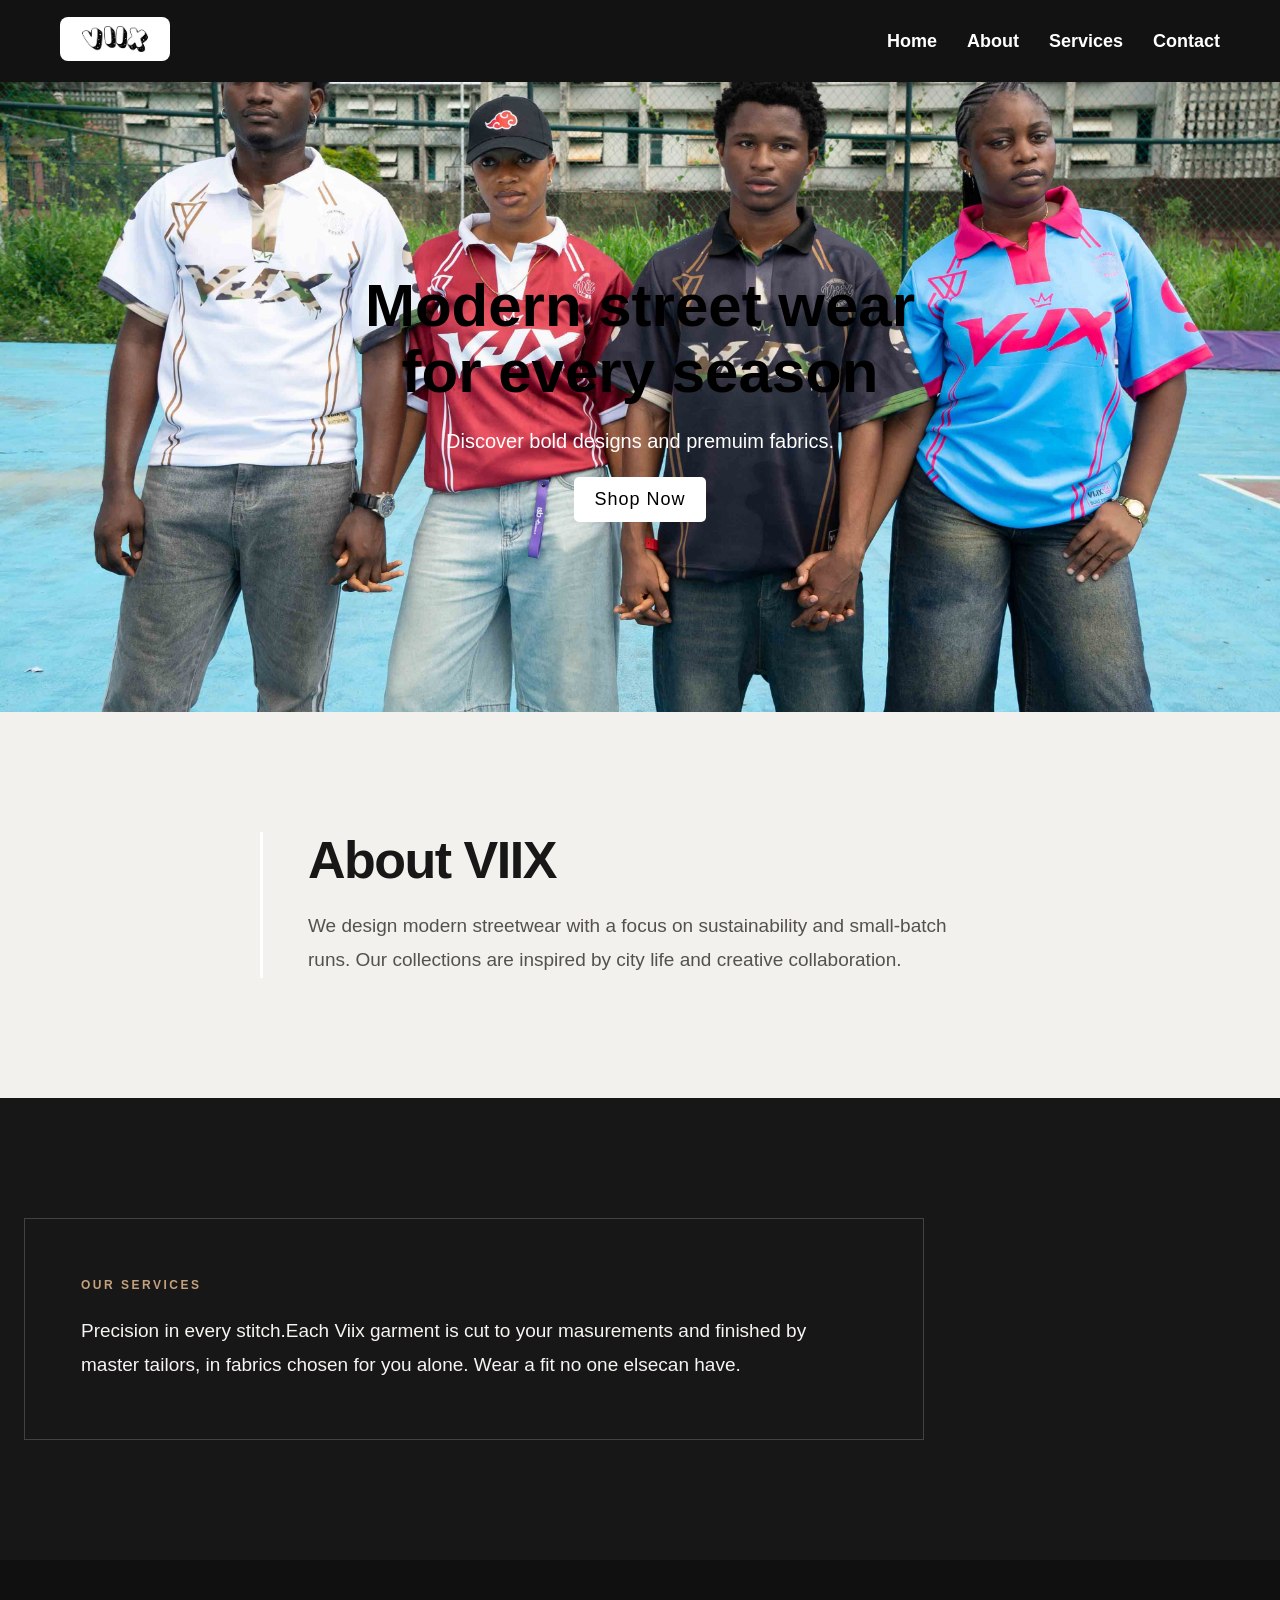
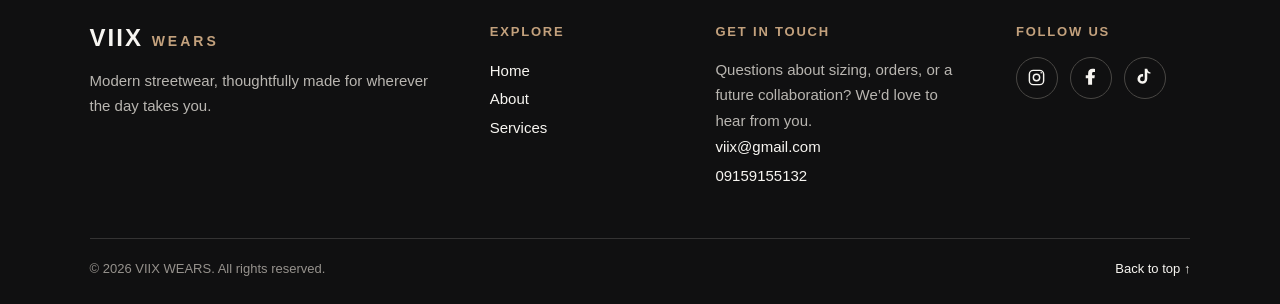
<file: WebDev-L1-LandingPage/index.html>
<!DOCTYPE html>
<html lang="en">
<head>
    <meta charset="UTF-8">
    <meta name="viewport" content="width=device-width, initial-scale=1.0">
    <title>Landing Page</title>
    <link rel="stylesheet" href="style.css">
</head>
<body>
    <header class="navbar">
        <a href="index.html" class="brand" aria-label="VIIX WEARS home">
            <img src="images/logo.JPG" alt="viix logo" class="logo-img">
        </a>
            <ul>
                <li><a href="#home">Home</a></li>
                 <li><a href="#about">About</a></li>
                  <li><a href="#services">Services</a></li>
                   <li><a href="#contact">Contact</a></li>
            </ul>
    </header>
    <section class="hero" id="home">
        <h1> Modern street wear for every season</h1>
        <p>Discover bold designs and premuim fabrics.</p>
        <a href="#" class="btn">Shop Now</a>
    </section>
    <section id="about">
        <div class="wrap">
            <h2>About VIIX</h2>
    <p>We design modern streetwear with a focus on sustainability and small-batch runs. Our collections are inspired by city life and creative collaboration.</p>
        </div>
    </section>
    <section id="services">
        <div class="wrap">
            <p> Precision in every stitch.Each Viix garment is cut to your masurements and finished by master tailors, in fabrics chosen for you alone. Wear a fit no one elsecan have. </p>
        </div>
    </section>
    <footer class="site-footer" id="contact">
        <div class="footer-main">
            <div class="footer-brand">
                <a href="#home" class="footer-logo">VIIX <span>WEARS</span></a>
                <p>Modern streetwear, thoughtfully made for wherever the day takes you.</p>
            </div>
            <nav class="footer-nav" aria-label="Footer navigation">
                <h2>Explore</h2>
                <a href="#home">Home</a>
                <a href="#about">About</a>
                <a href="#services">Services</a>
            </nav>
            <div class="footer-contact">
                <h2>Get in touch</h2>
                <p>Questions about sizing, orders, or a future collaboration? We’d love to hear from you.</p>
                <a href="mailto:viix@gmail.com">viix@gmail.com</a>
                <a href="tel:09159155132">09159155132</a>
            </div>
            <div class="footer-social">
                <h2>Follow us</h2>
                <div class="footer-social-links">
                    <a href="https://instagram.com/" target="_blank" rel="noopener noreferrer" aria-label="Instagram">
                        <svg viewBox="0 0 24 24" aria-hidden="true" focusable="false"><rect x="3" y="3" width="18" height="18" rx="5"/><circle cx="12" cy="12" r="4"/><circle class="icon-dot" cx="18" cy="6" r="1"/></svg>
                    </a>
                    <a href="https://facebook.com/" target="_blank" rel="noopener noreferrer" aria-label="Facebook">
                        <svg viewBox="0 0 24 24" aria-hidden="true" focusable="false"><path d="M14 21v-8h3l.5-4H14V7c0-1.2.4-2 2-2h1.7V1.4C17 1.2 15.8 1 14.5 1 11.2 1 9 3 9 6.7V9H6v4h3v8h5Z"/></svg>
                    </a>
                    <a href="https://tiktok.com/" target="_blank" rel="noopener noreferrer" aria-label="TikTok">
                        <svg viewBox="0 0 24 24" aria-hidden="true" focusable="false"><path d="M19.6 7.1a6.2 6.2 0 0 1-4.1-1.5v8.1a6.2 6.2 0 1 1-5.3-6.1v3.4a2.9 2.9 0 1 0 2.1 2.8V1h3.2c.2 2.3 1.8 4.2 4.1 4.7v1.4Z"/></svg>
                    </a>
                </div>
            </div>
        </div>
        <div class="footer-bottom">
            <p>© 2026 VIIX WEARS. All rights reserved.</p>
            <a href="#home">Back to top ↑</a>
        </div>
    </footer>

</body>
</html>
</file>
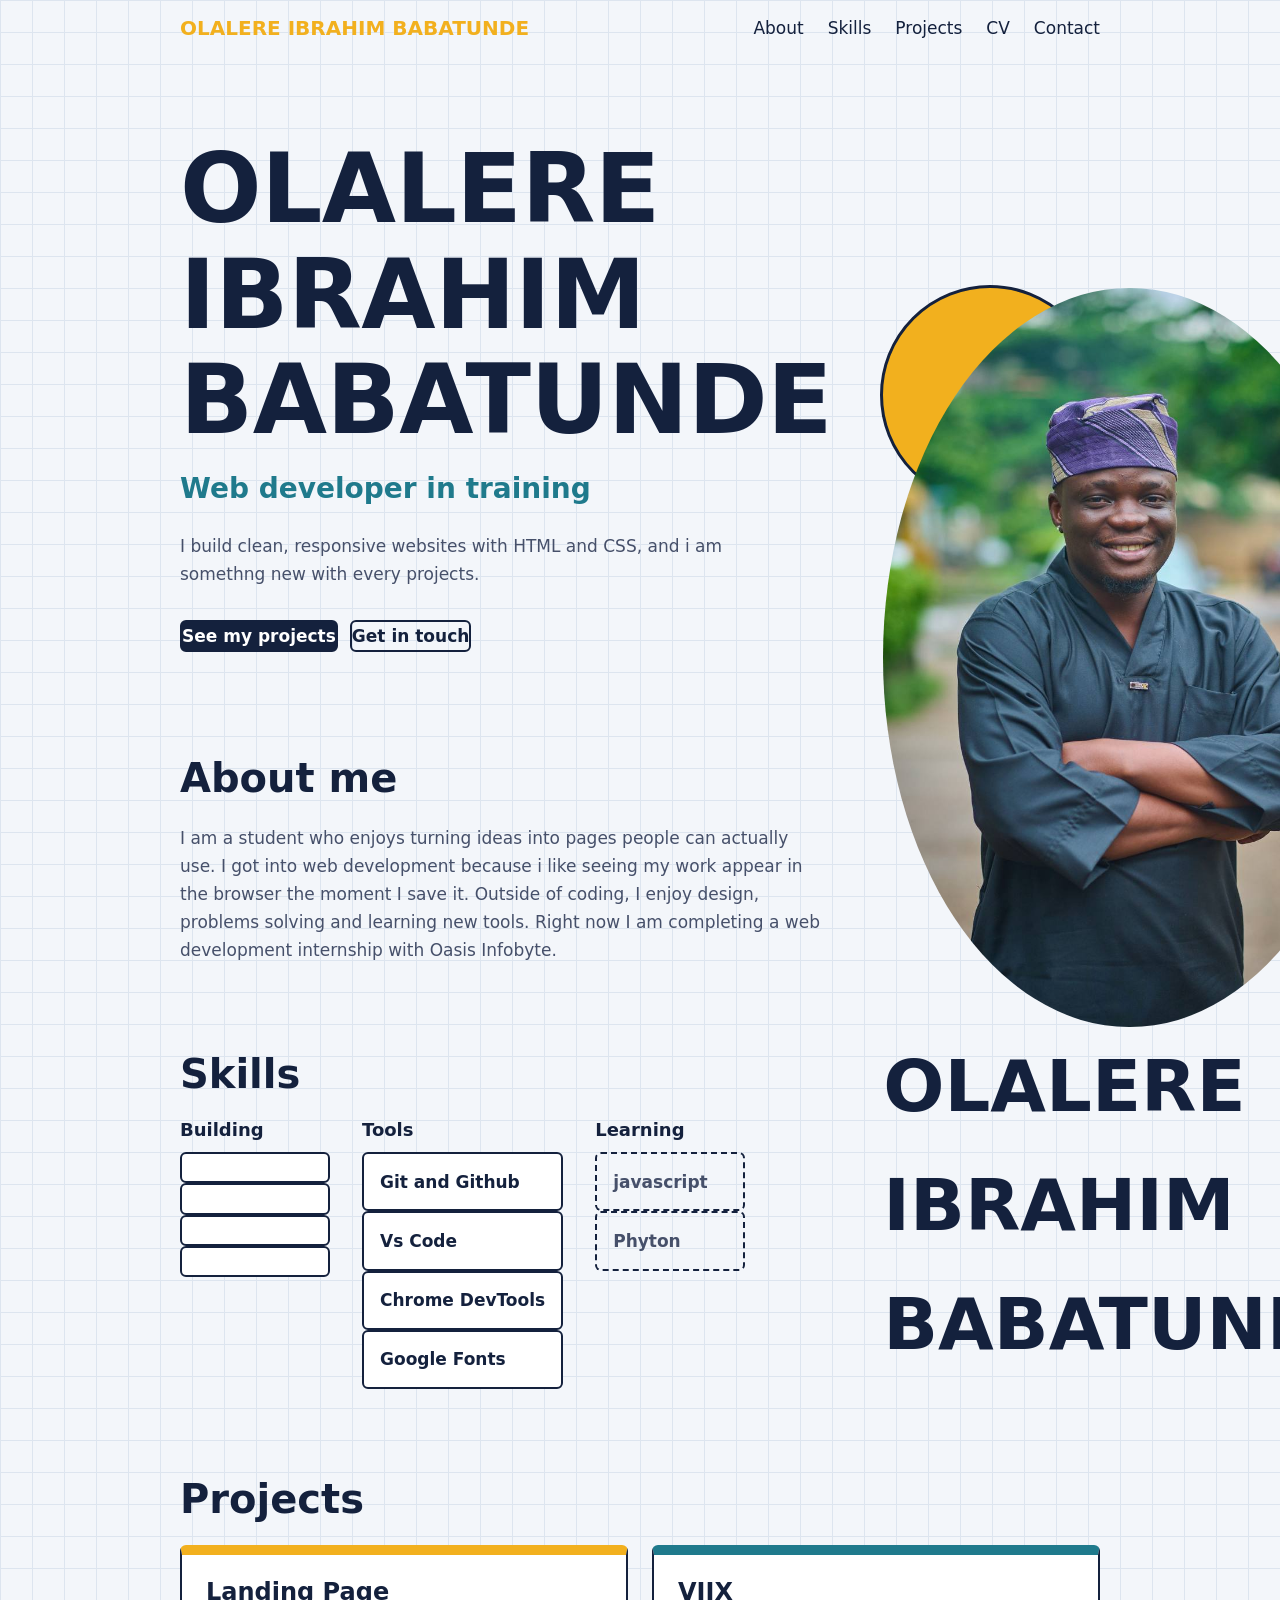
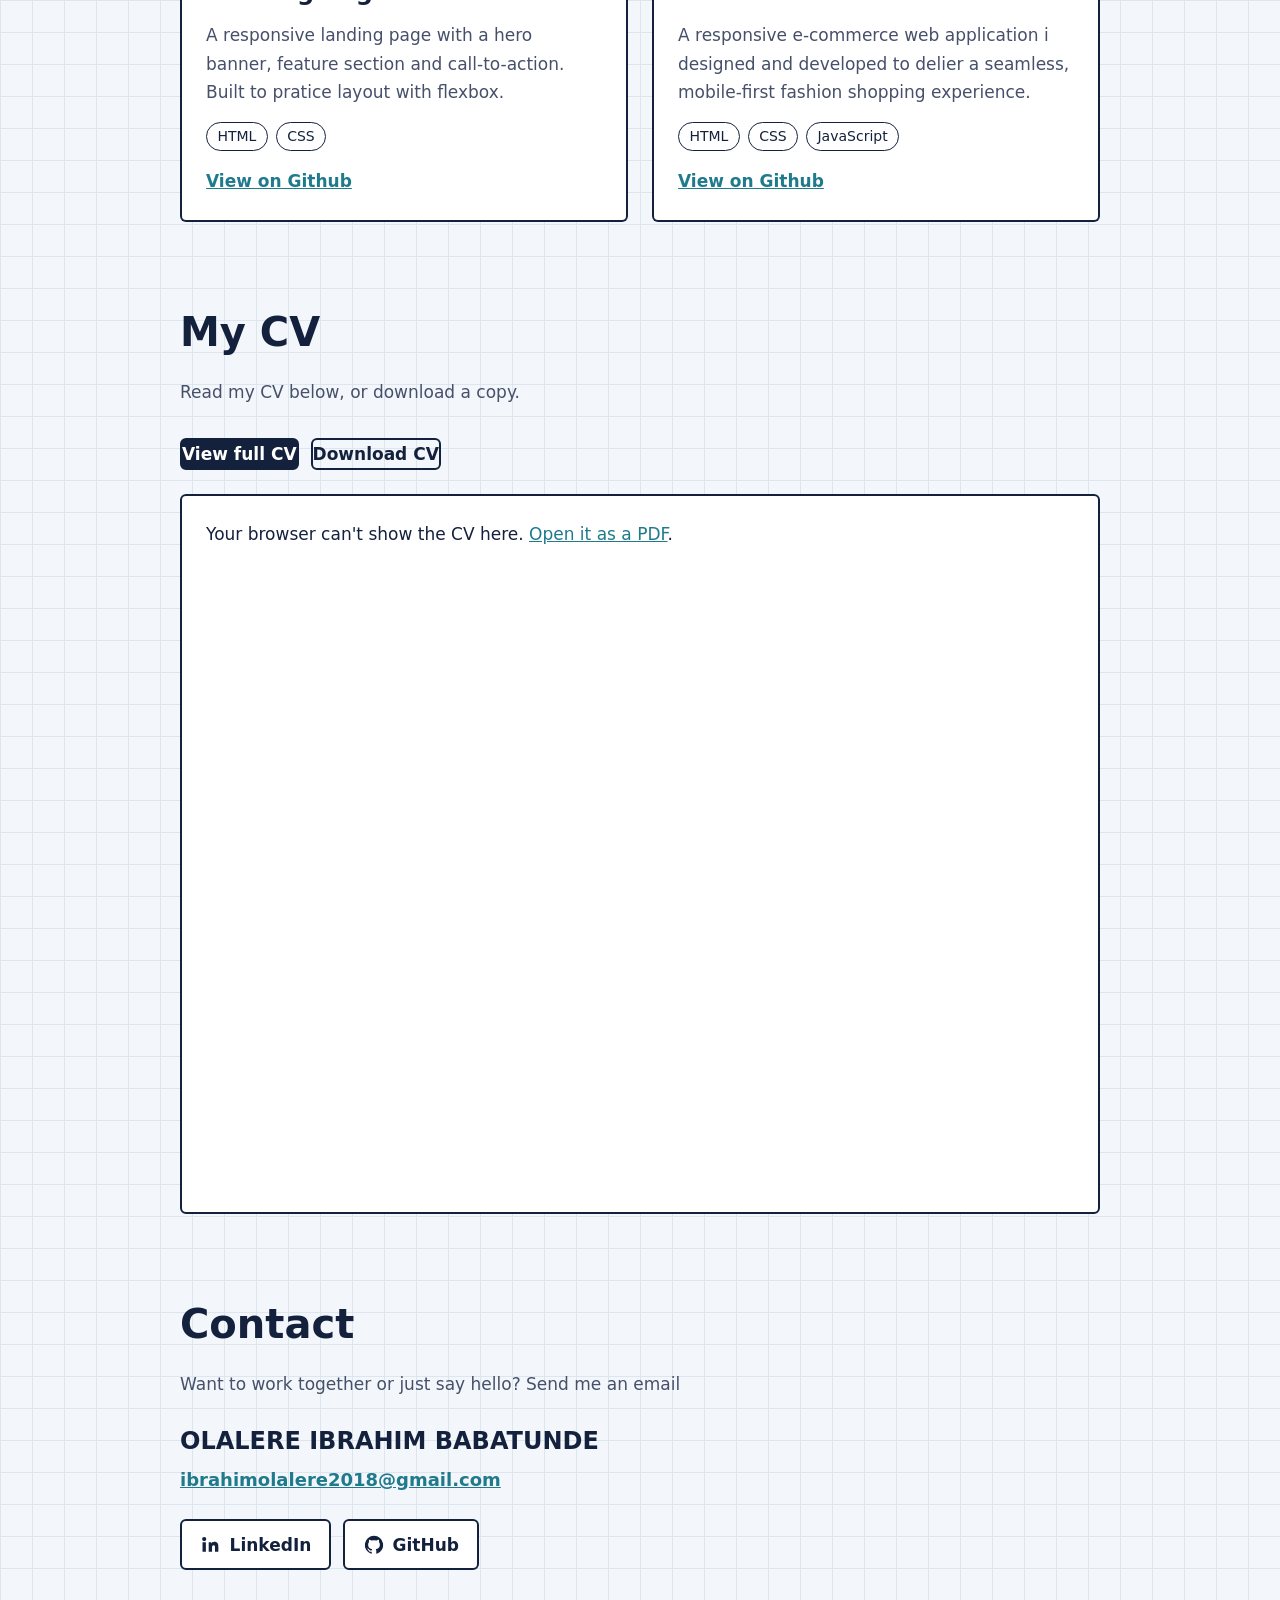
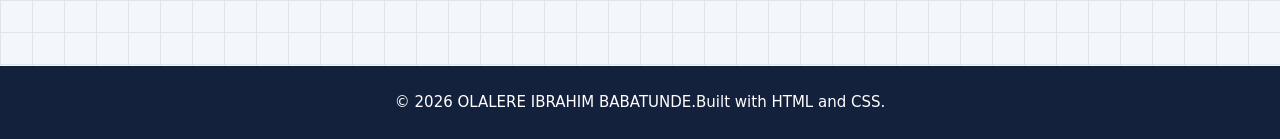
<file: WebDev-L1-PersonalPortfolio/index.html>
<!DOCTYPE html>
<html lang="en">
<head>
    <meta charset="UTF-8">
    <meta name="viewport" content="width=device-width, initial-scale=1.0">
    <title>OLALERE IBRAHIM BABATUNDE | Web Developer Portfolio</title>
    <meta name="description" content="I am a web developer with a passion for creating beautiful and functional websites. I specialize in front-end development and have experience with HTML, CSS, JavaScript, and React.">
    <link rel="preconnect" href="https://fonts.googleapis.com">
    <link rel="preconnect" href="https://fonts.gstatic.com" crossorigin>
    <link href="https://fonts.googleapis.com/css2?family=Bricolage+Grotesque:wght@400;500;600;700&family=Inter:wght@400;500;600;700&display=swap" rel="stylesheet">
    <link rel="stylesheet" href="style.css">
</head>
<body>
    <header class="site-header">
        <nav class="nav" aria-label="main">
            <a class="brand" href="#home" aria-label="Back to top">OLALERE IBRAHIM BABATUNDE</a>
            <ul class="nav-links">
                <li><a href="#about">About</a></li>
                <li><a href="#skills">Skills</a></li>
                <li><a href="#projects">Projects</a></li>
                <li><a href="#cv">CV</a></li>
                <li><a href="#contact">Contact</a></li>
            </ul>
        </nav>
    </header>
    <main>
        <section class="hero" id="home">
            <div class="hero-text">
                <h1>OLALERE IBRAHIM BABATUNDE</h1>
                <p class="role">Web developer in training</p>
                <p class="lede">I build clean, responsive websites with HTML and CSS, and i am somethng new with every projects.</p>
                <div class="actions">
                    <a class="btn btn-primary" href="#projects">See my projects</a>
                     <a class="btn btn-ghost" href="#contact">Get in touch</a>
                </div>
            </div>
            <div class="avatar">
                <img src="images/profile.jpg" alt="OLALERE IBRAHIM BABATUNDE">
                <span>OLALERE IBRAHIM BABATUNDE</span>
            </div>
        </section>
        <section class="section" id="about">
            <h2>About me</h2>
            <p class="about-text">
                I am a student who enjoys turning ideas into pages people can actually use. I got into web development because i like seeing my work appear in the browser the moment I save it. Outside of coding, I enjoy design, problems solving and learning new tools. Right now I am completing a web development internship with Oasis Infobyte.
            </p>
        </section>
        <section class="section" id="skills">
            <h2>Skills</h2>
            <div class="skill-groups">
                <div class="skill-group">
                    <h3>Building</h3>
                    <ul class="skill-grid">
                        <li class="skill"HTML5></li>
                         <li class="skill"CSS3></li>
                          <li class="skill"Flexbox and Grid></li>
                           <li class="skill"Responsive design></li>
                    </ul>
                </div>
                <div class="skill-group">
                    <h3>Tools</h3>
                    <ul class="skill-grid">
                        <li class="skill">Git and Github</li>
                         <li class="skill">Vs Code</li>
                          <li class="skill">Chrome DevTools</li>
                           <li class="skill">Google Fonts</li>
                    </ul>
                </div>
                <div class="skill-group">
                    <h3>Learning</h3>
                    <ul class="skill-grid">
                        <li class="skill skill-learning">javascript</li>
                        <li class="skill skill-learning">Phyton</li>
                    </ul>
                </div>
            </div>
        </section>

        <section class="section" id="projects">
            <h2>Projects</h2>
            <div class="project-list">
                <article class="project project-a">
            <h3>Landing Page</h3>
            <p>A responsive landing page with a hero banner, feature section and call-to-action. Built to pratice layout with flexbox.</p>
            <ul class="tags">
                <li>HTML</li>
                <li>CSS</li>
            </ul>
            <a class="project-link" href="https://hunchohyce123.githyb.io/OIBSIP" aria-label="View Landing page on Github (Link coming soon)">View on Github</a>
                </article>
                  <article class="project project-b">
            <h3>VIIX</h3>
            <p>A responsive e-commerce web application i designed and developed to delier a seamless, mobile-first fashion shopping experience.</p>

            <ul class="tags">
                <li>HTML</li>
                <li>CSS</li>
                <li>JavaScript</li>
            </ul>
            <a class="project-link" href="https://hunchohyce123.github.io/viix-collection" aria-label="View Landing page on Github (Link coming soon)">View on Github</a>
                </article>
            </div>
        </section>
        <section class="section" id="cv">
            <h2>My CV</h2>
            <p class="cv-intro">Read my CV below, or download a copy.</p>
            <div class="actions">
                <a class="btn btn-primary" href="my cv/Olalere_Ibrahim_CV.pdf" target="_blank" rel="noopener">View full CV</a>
                <a class="btn btn-ghost" href="my cv/Olalere_Ibrahim_CV.pdf" download>Download CV</a>
            </div>
            <object class="cv-viewer" data="my cv/Olalere_Ibrahim_CV.pdf#view=FitH" type="application/pdf" aria-label="Olalere Ibrahim CV">
                <P>Your browser can't show the CV here. <a href="my cv/Olalere_Ibrahim_CV.pdf">Open it as a PDF</a>.</P>
            </object>
        </section>
        <section class="section" id="contact">
            <h2>Contact</h2>
            <p class="contact-intro">Want to work together or just say hello? Send me an email</p>
            <p class="contact-name">OLALERE IBRAHIM BABATUNDE</p>
            <a class="contact-email" href=" mailto:ibrahimolalere2018@gmail.com">ibrahimolalere2018@gmail.com</a>
            <ul class="social">
                <li>
                    <a href="https://www.linkedin.com/in/ibrahim-olalere-69745035b?utm_source=share_via&utm_content=profile&utm_medium=member_ios">
                        <svg viewBox="0 0 24 24" width="22" height="22" aria-hidden="true" fill="currentColor">
                <svg viewBox="0 0 24 24" width="22" height="22" aria-hidden="true" fill="currentColor">
                            <path d="M4.98 3.5a2.5 2.5 0 1 1 0 5 2.5 2.5 0 0 1 0-5zM3 9.75h4V21H3V9.75zM9.5 9.75h3.8v1.54h.05c.53-1 1.82-2.05 3.75-2.05 4 0 4.75 2.63 4.75 6.05V21h-4v-4.9c0-1.17-.02-2.67-1.63-2.67-1.63 0-1.88 1.27-1.88 2.58V21h-4V9.75z"/>
                        </svg>
                        <span>LinkedIn</span>
                    </a>
                </li>
                <li>
                    <a href="https://github.com/hunchohyce123" aria-label="GitHub profile" target="_blank" rel="noopener">
                        <svg viewBox="0 0 24 24" width="22" height="22" aria-hidden="true" fill="currentColor">
                            <path d="M12 2a10 10 0 0 0-3.16 19.49c.5.09.68-.22.68-.48v-1.7c-2.78.6-3.37-1.34-3.37-1.34-.45-1.15-1.11-1.46-1.11-1.46-.91-.62.07-.61.07-.61 1 .07 1.53 1.03 1.53 1.03.89 1.52 2.34 1.08 2.9.83.09-.64.35-1.08.63-1.33-2.22-.25-4.55-1.11-4.55-4.94 0-1.09.39-1.98 1.03-2.68-.1-.25-.45-1.27.1-2.64 0 0 .84-.27 2.75 1.02a9.5 9.5 0 0 1 5 0c1.91-1.29 2.75-1.02 2.75-1.02.55 1.37.2 2.39.1 2.64.64.7 1.03 1.59 1.03 2.68 0 3.84-2.34 4.69-4.57 4.93.36.31.68.92.68 1.85v2.74c0 .27.18.58.69.48A10 10 0 0 0 12 2z"/>
                        </svg>
                        <span>GitHub</span>
                    </a>
                </li>
            </ul>
        </section>
    </main>
    <footer class="site-footer">
        <p>&copy; 2026 OLALERE IBRAHIM BABATUNDE.Built with HTML and CSS.</p>
    </footer>
    
    
</body>
</html>
</file>
<file: WebDev-L1-LandingPage/style.css>
*{
    margin:0px;
    padding: 0px;
    box-sizing: border-box;
    font-family: Arial, Helvetica, sans-serif;
}
html{
    scroll-behavior: smooth;
}
body{
    min-width: 320px;
}
.navbar{
    background-color: #121213;
    padding: 17px clamp(20px, 5vw, 60px);
    display: flex;
    justify-content: space-between;
    align-items: center;
    gap: 20px;
}
.logo-img{
    height: 44px;
    width: 110px;
    object-fit: cover;
    border-radius: 8px;
}
.navbar ul{
    list-style: none;
    display: flex;
    flex-wrap: wrap;
    justify-content: center;
    gap: 12px clamp(16px, 2.5vw, 30px);
}
.navbar ul li a{
    color: #fff;
    text-decoration: none;
    font-size: clamp(15px, 1.5vw, 18px);
    font-weight: bold;
    transition: 0.3s ease;
}
.navbar ul li a:hover{
    color: #1a3340;
}
.hero{
    min-height: 70vh;
    min-height: 70svh;
    padding: clamp(72px, 12vh, 140px) 24px;
    background-image:url(images/Rhythmic\ Shot-134.JPG) ;
    display: flex;
    justify-content: center;
    align-items: center;
    text-align: center;
    flex-direction: column;
    background-size: cover;
    background-repeat: no-repeat;
    background-position: center;
    color: black;
}
.hero h1{
    max-width: 900px;
    font-size: clamp(32px, 5.2vw, 60px);
    line-height: 1.1;
    text-wrap: balance;
}
.hero p{
    max-width: 620px;
    font-size: clamp(16px, 2vw, 20px);
    line-height: 1.6;
    margin: 20px 0px;
    color: white;
}
.hero .btn{
    display: inline-flex;
    align-items: center;
    justify-content: center;
    padding: 12px 20px;
    background-color: #fff;
    color: black;
    font-size: 18px;
    letter-spacing: 1px;
    text-decoration: none;
    border-radius: 5px;
    transition: 0.3s ease;
}
.hero .btn:hover{
    background-color: black;
    color: white;
}
#about,
#services{
    padding: clamp(64px, 10vw, 120px) 24px;
}
#about{
    background: #f3f1ed;
    color: #171717;
}
#about .wrap{
    width: min(100%, 1080px);
    margin: 0 auto;
}
#about .wrap{
    max-width: 760px;
    padding-left: clamp(20px,5vw,45px);
    border-left: 3px solid white;
}
#about h2{
    margin-bottom: 20px;
    font-size: clamp(32px,5vw,52px);
    line-height: 1.1;
    letter-spacing: -1.5px;
}
#about p,
#services p{
    font-size: clamp(16px, 2vw, 19px);
    line-height: 1.8;
}
#about p{
    max-width: 650px;
    color: #55514d;
}
#services{
    background: #171717;
    color: #f7f5f1;
}
#services .wrap{
    max-width: 900px;
    padding: clamp(28px, 5vw, 56px);
    border: 1px solid #45413d;
}
#services p::before{
    content: "OUR SERVICES";
    display: block;
    margin-bottom: 18px;
    color: #c3a17d;
    font-size: 12px;
    font-weight: 700;
    letter-spacing: 2.5px;
}
.site-footer{
    padding: 64px clamp(20px, 7vw, 90px) 22px;
    background: #101011;
    color: #f7f5f1;
}
.footer-main{
    width: min(100%, 1120px);
    margin: 0 auto;
    padding-bottom: 48px;
    display: grid;
    grid-template-columns: 1.4fr 0.7fr 1fr 0.7fr;
    gap: clamp(24px, 4vw, 56px);
}
.footer-brand,
.footer-contact{
    max-width: 360px;
}
.footer-logo{
    display: inline-block;
    margin-bottom: 16px;
    color: #f7f5f1;
    font-size: 24px;
    font-weight: 800;
    letter-spacing: 2px;
    text-decoration: none;
}
.footer-logo span{
    color: #c3a17d;
    font-size: 14px;
    letter-spacing: 3px;
}
.footer-brand p,
.footer-contact p{
    color: #b9b6b1;
    font-size: 15px;
    line-height: 1.7;
}
.footer-nav,
.footer-contact,
.footer-social{
    display: flex;
    flex-direction: column;
    align-items: flex-start;
}
.footer-nav h2,
.footer-contact h2,
.footer-social h2{
    margin-bottom: 18px;
    color: #c3a17d;
    font-size: 13px;
    letter-spacing: 1.8px;
    text-transform: uppercase;
}
.footer-nav a,
.footer-contact a,
.footer-bottom a{
    color: #f7f5f1;
    font-size: 15px;
    line-height: 1.9;
    text-decoration: none;
    transition: color 0.2s ease;
}
.footer-contact a{
    overflow-wrap: anywhere;
}
.footer-nav a:hover,
.footer-contact a:hover,
.footer-bottom a:hover{
    color: #c3a17d;
}
.footer-social-links{
    display: flex;
    gap: 12px;
}
.footer-social-links a{
    width: 42px;
    height: 42px;
    display: grid;
    place-items: center;
    border: 1px solid #494744;
    border-radius: 50%;
    color: #f7f5f1;
    transition: background-color 0.2s ease, border-color 0.2s ease, color 0.2s ease, transform 0.2s ease;
}
.footer-social-links a:hover{
    transform: translateY(-2px);
    border-color: #c3a17d;
    background: #c3a17d;
    color: #101011;
}
.footer-social-links a:focus-visible{
    outline: 2px solid #c3a17d;
    outline-offset: 3px;
}
.footer-social-links svg{
    width: 19px;
    height: 19px;
    fill: currentColor;
}
.footer-social-links a:first-child svg{
    fill: none;
    stroke: currentColor;
    stroke-width: 1.8;
}
.footer-social-links .icon-dot{
    fill: currentColor;
    stroke: none;
}
.footer-bottom{
    width: min(100%, 1120px);
    margin: 0 auto;
    padding-top: 18px;
    border-top: 1px solid #343333;
    display: flex;
    justify-content: space-between;
    align-items: center;
    gap: 16px;
}
.footer-bottom p{
    color: #96928d;
    font-size: 13px;
    line-height: 1.6;
}
.footer-bottom a{
    font-size: 13px;
}
@media (max-width: 900px){
    .footer-main{
        grid-template-columns: repeat(2, minmax(0, 1fr));
        gap: 36px 28px;
    }
}
@media (max-width: 600px){
    .site-footer{
        padding: 48px 20px 20px;
    }
    .footer-main{
        gap: 30px 20px;
        padding-bottom: 34px;
    }
    .footer-brand,
    .footer-contact{
        grid-column: 1 / -1;
    }
    .footer-bottom{
        align-items: flex-start;
        flex-direction: column;
        gap: 8px;
    }
}
@media (max-width: 360px){
    .footer-main{
        grid-template-columns: 1fr;
    }
    .footer-brand,
    .footer-contact{
        grid-column: auto;
    }
}
</file>
<file: WebDev-L1-PersonalPortfolio/style.css>
:root {
    --ink: #14213d;
    --ink-soft: #46506a;
    --paper:#f3f6fa;
    --grid:#dde5ef;
    --white:#ffffff;
    --marigold:#f2b01e;
    --teal:#1f7a8c;

    --font-head: "Bricolage Grostesque", "Segoe UI"/ system-ui, sans-serif;
    --font-body: "Figtree", "Segoe UI", system-ui, sans-serif;

    --page-width:960px;
}

*,
*::before,
*::after {
    box-sizing: border-box;
}
html {
    scroll-behavior: smooth;
    scroll-padding-top: 80px;
}
@media (prefers-reduced-motion: reduce) {
    html {
        scroll-behavior: auto;
    }
}
body{
    margin: 0;
    font-family: var(--font-body);
    font-size: 1.0625rem;
    line-height: 1.65;
    color: var(--ink);
    background-color: var(--paper);
    background-image:
    linear-gradient(var(--grid) 1px, transparent 1px) ,
    linear-gradient(90deg, var(--grid) 1px, transparent 1px);
    background-size: 32px 32px;
}
h1,
h2,
h3 {
    font-family: var(--font-head);
    line-height: 1.1;
    margin: 0;
}

p {
    margin: 0;
}

ul {
    list-style: none;
    margin: 0;
    padding: 0;
}

a {
    color: var(--teal);
}
a:focus-visible,
.btn:focus-visible {
    outline: 3px solid var(--marigold);
    outline-offset: 3px;
}
.style-header {
    position: sticky;
    top: 0;
    z-index: 10;
    background: var(--ink);
}
.nav{
    max-width: var(--page-width);
    margin: 0 auto;
    padding: 0.75rem 1.25rem;
    display: flex;
    align-items: center;
    justify-content: space-between;
    gap: 1rem;
}
.brand{
    font-family: var(--font-head);
    font-weight: 700;
    font-size: 1.25rem;
    color: var(--marigold);
    text-decoration: none;
}
.nav-links {
    display: flex;
    gap: 1.5rem;
}
.nav-links a {
    color: var(--ink);
    text-decoration: none;
    font-weight: 500;
    padding: 0.25rem 0;
    border-bottom: 2px solid transparent;
}
.nav-links a:hover {
    border-bottom-color:var(--marigold) ;
}
.avatar img{
    width: 100%;
    height: 100%;
    object-fit: cover;
    border-radius: 50%;
}
.hero,
.section {
    max-width: var(--page-width);
    margin: 0 auto;
    padding-left: 1.25rem;
    padding-right: 1.25rem;
}
.section{
    padding-top: 4.5rem;
    padding-bottom: 1rem;
}
.section h2{
    font-size: clamp(1.75rem ,4vw, 2.5rem);
    margin-bottom: 1.5rem;
}
.hero{
    display: grid;
    grid-template-columns: 1fr auto;
    align-items: center;
    gap: 3rem;
    padding-top: 5rem;
    padding-bottom: 2rem;
}
.hero h1{
    font-size: clamp(3rem, 9vw, 6rem);
    letter-spacing: -0.03rem;
}

.role{
    margin-top: 0.75rem;
    font-family: var(--font-head);
    font-weight: 600;
    font-size: clamp(1.25rem, 3vw, 1.75rem);
    color: var(--teal);
}

.lede {
    margin-top: 1.25rem;
    max-width: 34rem;
    color: var(--ink-soft);
}

.actions{
    display: flex;
    flex-wrap: wrap;
    gap: 0.75rem;
    margin-top: 2rem;
}

.btn{
    display: inline-block;
    padding: 0.75eem 1.5rem;
    border: 2px solid var(--ink);
    border-radius: 6px;
    font-weight: 600;
    text-decoration: none;
    transition: background-color 0.15s ease, color 0.15s ease;
}
.btn-primary {
    background: var(--ink);
    color: var(--white);
}
.btn-primary:hover{
    background-color: var(--teal);
    border-color: var(--teal);
}
.btn-ghost{
    background: transparent;
    color: var(--ink);
}
.btn-ghost:hover{
    background: var(--ink);
    color: var(--white);
}
.avatar{
    width:220px;
    height: 220px;
    border-radius: 50%;
    background: var(--marigold);
    border: 3px solid var(--ink);
    box-shadow: 12px 12px 0 var(--ink);
    display: grid;
    place-items: center;
}
.avatar span {
    font-family: var(--font-head);
    font-weight: 700;
    font-size: 4.5rem;
    color: var(--ink);
}
.about-text{
    max-width: 40rem;
    color: var(--ink-soft);
}
.skill-groups{
    display: flex;
    gap: 2rem;
}
.skill-group h3{
    font-size: 1.125rem;
    margin-bottom: 0.75rem;
}
.skill-grid{
    display: grid;
    grid-template-columns: repeat(auto-fill, minmax(150px, 1fr));
    grid: 0.75rem;
}
.skill{
    padding: 0.85rem 1rem;
    background: var(--white);
    border: 2px solid var(--ink);
    border-radius: 6px;
    font-weight: 600;
}
.skill-learning{
    background: transparent;
    border-style: dashed;
    color: var(--ink-soft);
}
.project-list{
    display: grid;
    grid-template-columns: repeat(2, 1fr);
    gap: 1.5rem;
}
.project{
    background: var(--white);
    border: 2px solid var(--ink);
    border-top-width: 10px;
    border-radius: 6px;
    padding: 1.5rem;
    display: flex;
    flex-direction: column;
    gap: 1rem;
}
.project-a{
    border-top-color: var(--marigold);
}
.project-b{
    border-top-color: var(--teal);
}
.project h3{
    font-size: 1.5rem;
}
.project p{
    color: var(--ink-soft);
}
.tags{
    display: flex;
    flex-wrap: wrap;
    gap: 0.5rem;
}
.tags li{
    padding: 0.15rem 0.65rem;
    border: 1.5px solid var(--ink);
    border-radius: 999px;
    font-size: 0.875rem;
    font-weight: 500;
}
.project-link{
    margin-top: auto;
    font-weight: 600;
}
.contact-intro{
    max-width: 34rem;
    color: var(--ink-soft);
}
.contact-name{
    margin-top: 1.5rem;
    font-family: var(--font-head);
    font-weight: 700;
    font-size: 1.5rem;
}
.contact-email{
    display: inline-block;
    margin-top: 0.25rem;
    font-size: 1.125rem;
    font-weight: 600;
    overflow-wrap: anywhere;
}
.social{
    display: flex;
    flex-wrap: wrap;
    gap: 0.75rem;
    margin-top: 1.5rem;
}
.social a{
    display: inline-flex;
    align-items: center;
    gap: 0.5rem;
    padding: 0.6rem 1.1rem;
    background: var(--white);
    border: 2px solid var(--ink);
    border-radius: 6px;
    color: var(--ink);
    font-weight: 600;
    text-decoration: none;
    transition: background-color 0.15s ease, color 0.15s ease;
}
.social a:hover{
    background: var(--ink);
    color: var(--white);
}
.site-footer{
    margin-top: 5rem;
    padding: 1.5rem 1.25rem;
    background: var(--ink);
    color: var(--white);
    text-align: center;
    font-size: 0.9375rem;
}
@media (max-width:760px) {
    .hero{
        grid-template-columns: ifr;
        gap: 2.5rem;
        padding-top: 3rem;
    }
    .avatar{
        order: -1;
        width: 160px;
        height: 160px;
        box-shadow: 8px 8px 0 var(--ink);
    }
    .avatar span{
        font-size: 3.25rem;
    }
    .project-list {
        grid-template-columns: 1fr;
    }
    .section{
        padding-top: 3.5rem;
    }
}
@media (max-width:480px) {
    .nav-links {
        gap: 1rem;
    }
    .nav-links a{
        font-size: 0.9375rem;
    }
}
.cv-intro {
    max-width: 34rem;
    color: var(--ink-soft);
}
.cv-viewer{
    display: block;
    width: 100%;
    height: 720px;
    margin-top: 1.5rem;
    background: var(--white);
    border: 2px solid var(--ink);
    border-radius: 6px;
}
.cv-viewer p {
    padding: 1.5rem;
}
@media (max-width:760px) {
    .cv-viewer{
        height: 520px;
    }
}
@media (max-width:480px) {
    .nav-links{
        gap: 0.75rem;
    }
    .nav-links a{
        font-size: 0.875rem;
    }
}
</file>
